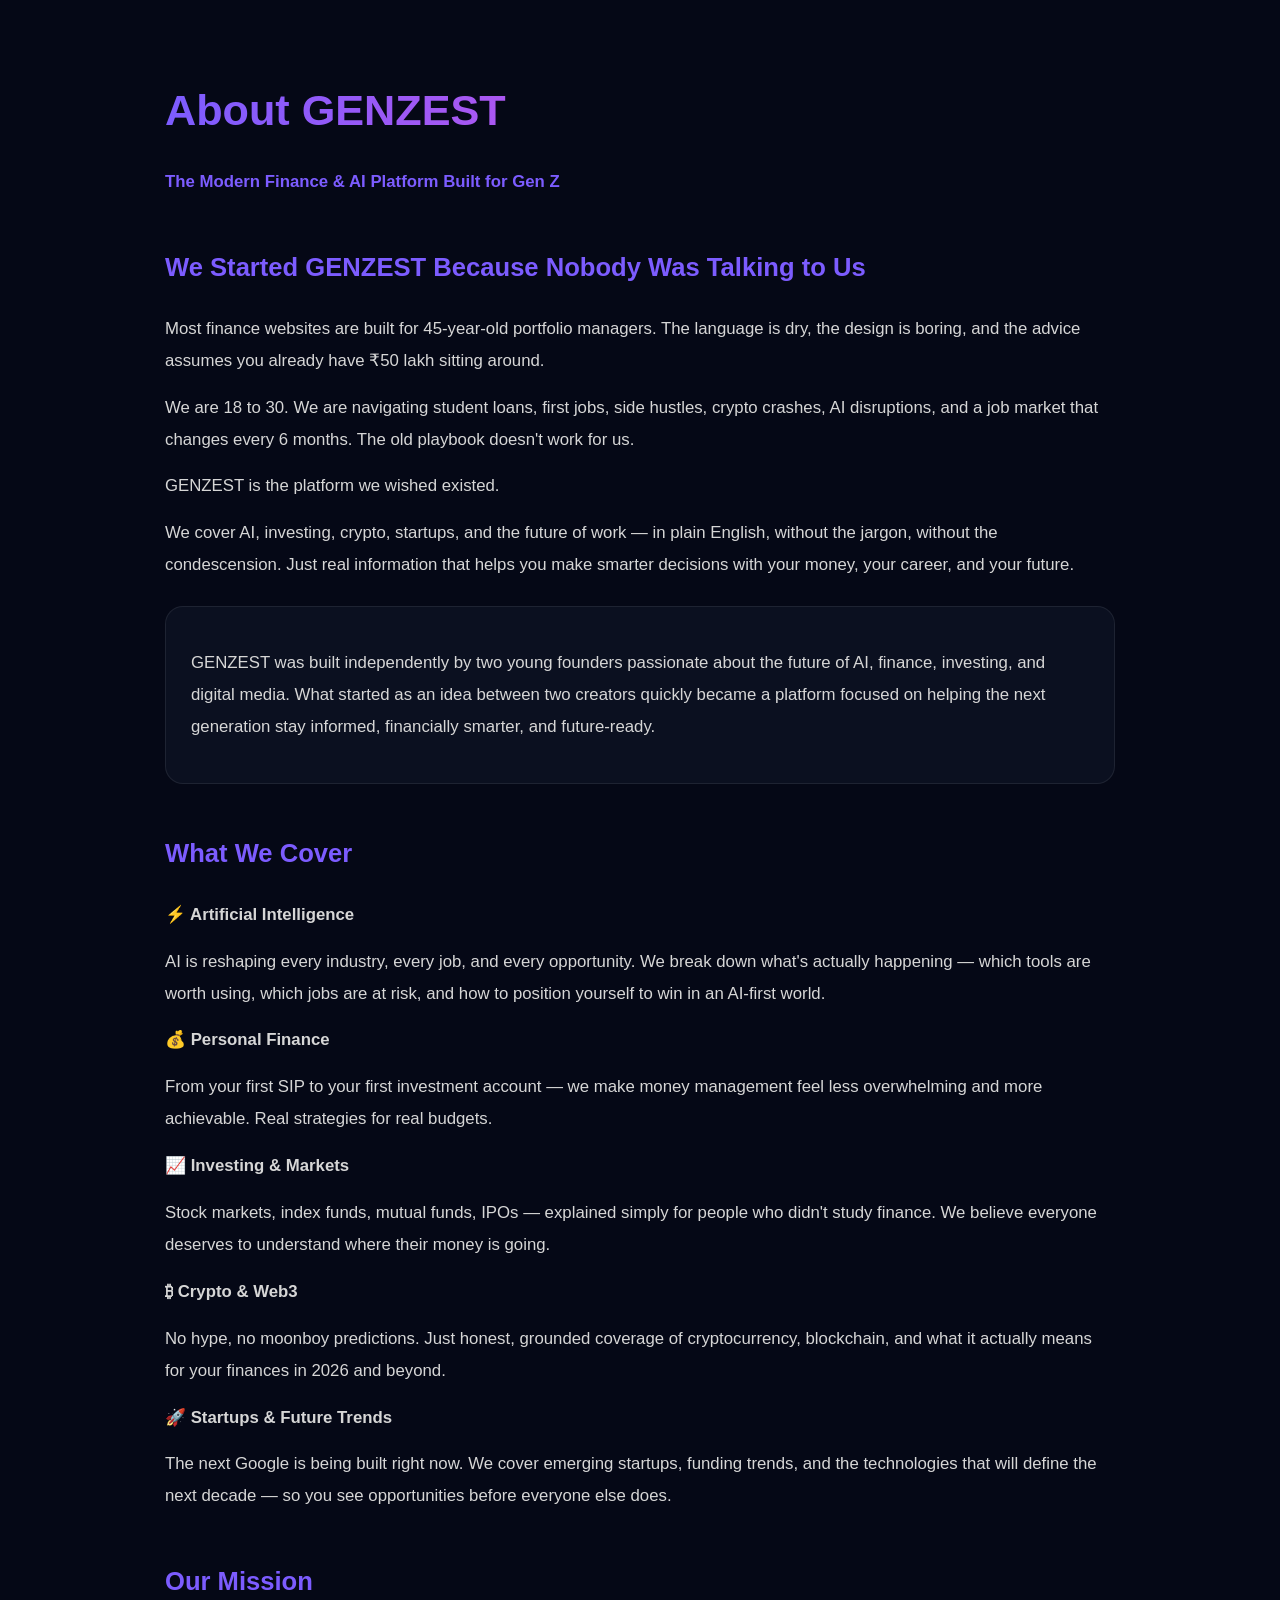
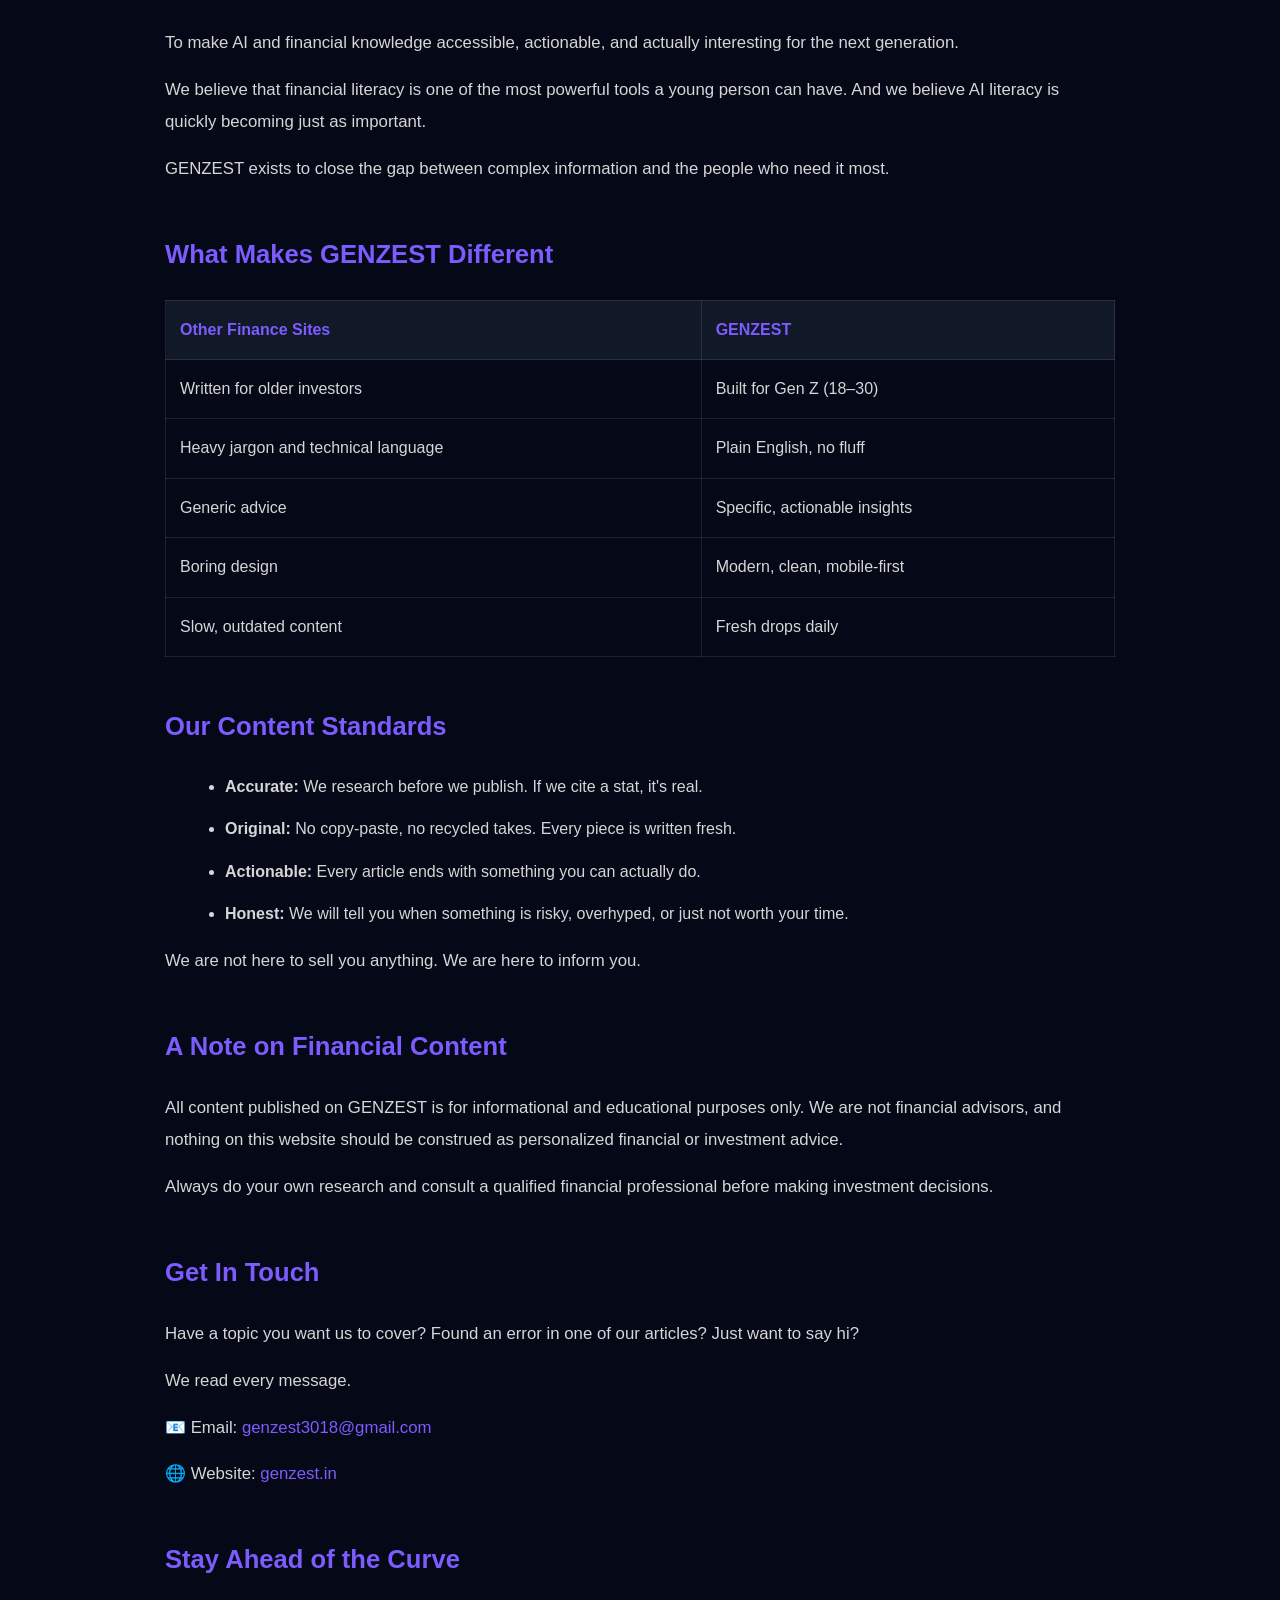
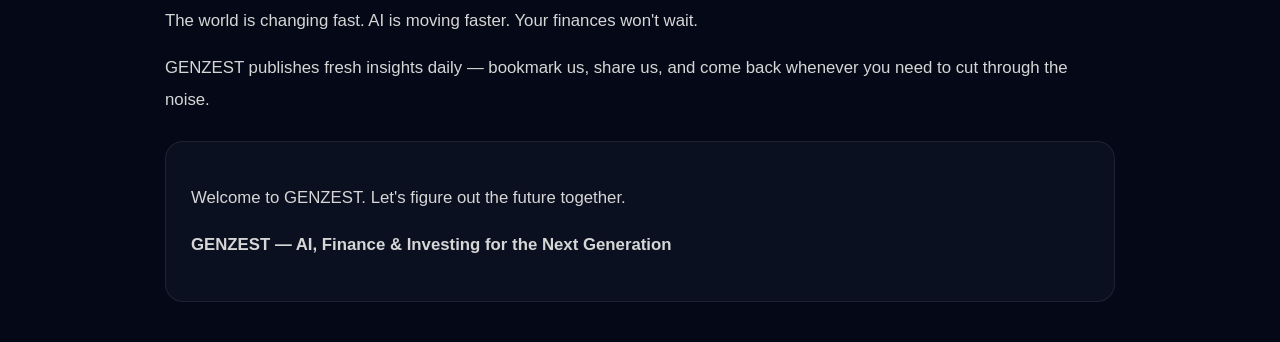
<file: about.html>
<!DOCTYPE html>
<html lang="en">
<head>
  <meta charset="UTF-8" />
  <meta name="viewport" content="width=device-width, initial-scale=1.0"/>
  <title>About Us | GENZEST</title>

  <style>
    body{
      background:#050816;
      color:#ffffff;
      font-family:Arial,sans-serif;
      line-height:1.9;
      padding:40px 20px;
      max-width:950px;
      margin:auto;
    }

    h1{
      font-size:2.7rem;
      margin-bottom:15px;
      background:linear-gradient(90deg,#7c5cff,#ff4fd8);
      -webkit-background-clip:text;
      -webkit-text-fill-color:transparent;
    }

    h2{
      margin-top:45px;
      color:#7c5cff;
      font-size:1.6rem;
    }

    p{
      color:#d6d6d6;
      margin:15px 0;
      font-size:1.05rem;
    }

    ul{
      margin-left:20px;
      color:#d6d6d6;
    }

    li{
      margin-bottom:12px;
    }

    table{
      width:100%;
      border-collapse:collapse;
      margin-top:20px;
    }

    table, th, td{
      border:1px solid rgba(255,255,255,0.1);
    }

    th, td{
      padding:14px;
      text-align:left;
    }

    th{
      background:#111827;
      color:#7c5cff;
    }

    td{
      color:#d6d6d6;
    }

    .highlight{
      color:#7c5cff;
      font-weight:bold;
    }

    a{
      color:#7c5cff;
      text-decoration:none;
    }

    .box{
      background:#0b1020;
      border:1px solid rgba(255,255,255,0.08);
      padding:25px;
      border-radius:18px;
      margin-top:25px;
    }
  </style>
</head>

<body>

<h1>About GENZEST</h1>

<p class="highlight">
The Modern Finance & AI Platform Built for Gen Z
</p>

<h2>We Started GENZEST Because Nobody Was Talking to Us</h2>

<p>
Most finance websites are built for 45-year-old portfolio managers. The language is dry, the design is boring, and the advice assumes you already have ₹50 lakh sitting around.
</p>

<p>
We are 18 to 30. We are navigating student loans, first jobs, side hustles, crypto crashes, AI disruptions, and a job market that changes every 6 months. The old playbook doesn't work for us.
</p>

<p>
GENZEST is the platform we wished existed.
</p>

<p>
We cover AI, investing, crypto, startups, and the future of work — in plain English, without the jargon, without the condescension. Just real information that helps you make smarter decisions with your money, your career, and your future.
</p>

<div class="box">
<p>
GENZEST was built independently by two young founders passionate about the future of AI, finance, investing, and digital media. What started as an idea between two creators quickly became a platform focused on helping the next generation stay informed, financially smarter, and future-ready.
</p>
</div>

<h2>What We Cover</h2>

<p><strong>⚡ Artificial Intelligence</strong></p>

<p>
AI is reshaping every industry, every job, and every opportunity. We break down what's actually happening — which tools are worth using, which jobs are at risk, and how to position yourself to win in an AI-first world.
</p>

<p><strong>💰 Personal Finance</strong></p>

<p>
From your first SIP to your first investment account — we make money management feel less overwhelming and more achievable. Real strategies for real budgets.
</p>

<p><strong>📈 Investing & Markets</strong></p>

<p>
Stock markets, index funds, mutual funds, IPOs — explained simply for people who didn't study finance. We believe everyone deserves to understand where their money is going.
</p>

<p><strong>₿ Crypto & Web3</strong></p>

<p>
No hype, no moonboy predictions. Just honest, grounded coverage of cryptocurrency, blockchain, and what it actually means for your finances in 2026 and beyond.
</p>

<p><strong>🚀 Startups & Future Trends</strong></p>

<p>
The next Google is being built right now. We cover emerging startups, funding trends, and the technologies that will define the next decade — so you see opportunities before everyone else does.
</p>

<h2>Our Mission</h2>

<p>
To make AI and financial knowledge accessible, actionable, and actually interesting for the next generation.
</p>

<p>
We believe that financial literacy is one of the most powerful tools a young person can have. And we believe AI literacy is quickly becoming just as important.
</p>

<p>
GENZEST exists to close the gap between complex information and the people who need it most.
</p>

<h2>What Makes GENZEST Different</h2>

<table>
  <tr>
    <th>Other Finance Sites</th>
    <th>GENZEST</th>
  </tr>

  <tr>
    <td>Written for older investors</td>
    <td>Built for Gen Z (18–30)</td>
  </tr>

  <tr>
    <td>Heavy jargon and technical language</td>
    <td>Plain English, no fluff</td>
  </tr>

  <tr>
    <td>Generic advice</td>
    <td>Specific, actionable insights</td>
  </tr>

  <tr>
    <td>Boring design</td>
    <td>Modern, clean, mobile-first</td>
  </tr>

  <tr>
    <td>Slow, outdated content</td>
    <td>Fresh drops daily</td>
  </tr>
</table>

<h2>Our Content Standards</h2>

<ul>
  <li><strong>Accurate:</strong> We research before we publish. If we cite a stat, it's real.</li>

  <li><strong>Original:</strong> No copy-paste, no recycled takes. Every piece is written fresh.</li>

  <li><strong>Actionable:</strong> Every article ends with something you can actually do.</li>

  <li><strong>Honest:</strong> We will tell you when something is risky, overhyped, or just not worth your time.</li>
</ul>

<p>
We are not here to sell you anything. We are here to inform you.
</p>

<h2>A Note on Financial Content</h2>

<p>
All content published on GENZEST is for informational and educational purposes only. We are not financial advisors, and nothing on this website should be construed as personalized financial or investment advice.
</p>

<p>
Always do your own research and consult a qualified financial professional before making investment decisions.
</p>

<h2>Get In Touch</h2>

<p>
Have a topic you want us to cover? Found an error in one of our articles? Just want to say hi?
</p>

<p>
We read every message.
</p>

<p>
📧 Email:
<a href="mailto:genzest3018@gmail.com">
genzest3018@gmail.com
</a>
</p>

<p>
🌐 Website:
<a href="https://genzest.in">
genzest.in
</a>
</p>

<h2>Stay Ahead of the Curve</h2>

<p>
The world is changing fast. AI is moving faster. Your finances won't wait.
</p>

<p>
GENZEST publishes fresh insights daily — bookmark us, share us, and come back whenever you need to cut through the noise.
</p>

<div class="box">
<p>
Welcome to GENZEST. Let's figure out the future together.
</p>

<p>
<strong>GENZEST — AI, Finance & Investing for the Next Generation</strong>
</p>
</div>

</body>
</html>
</file>
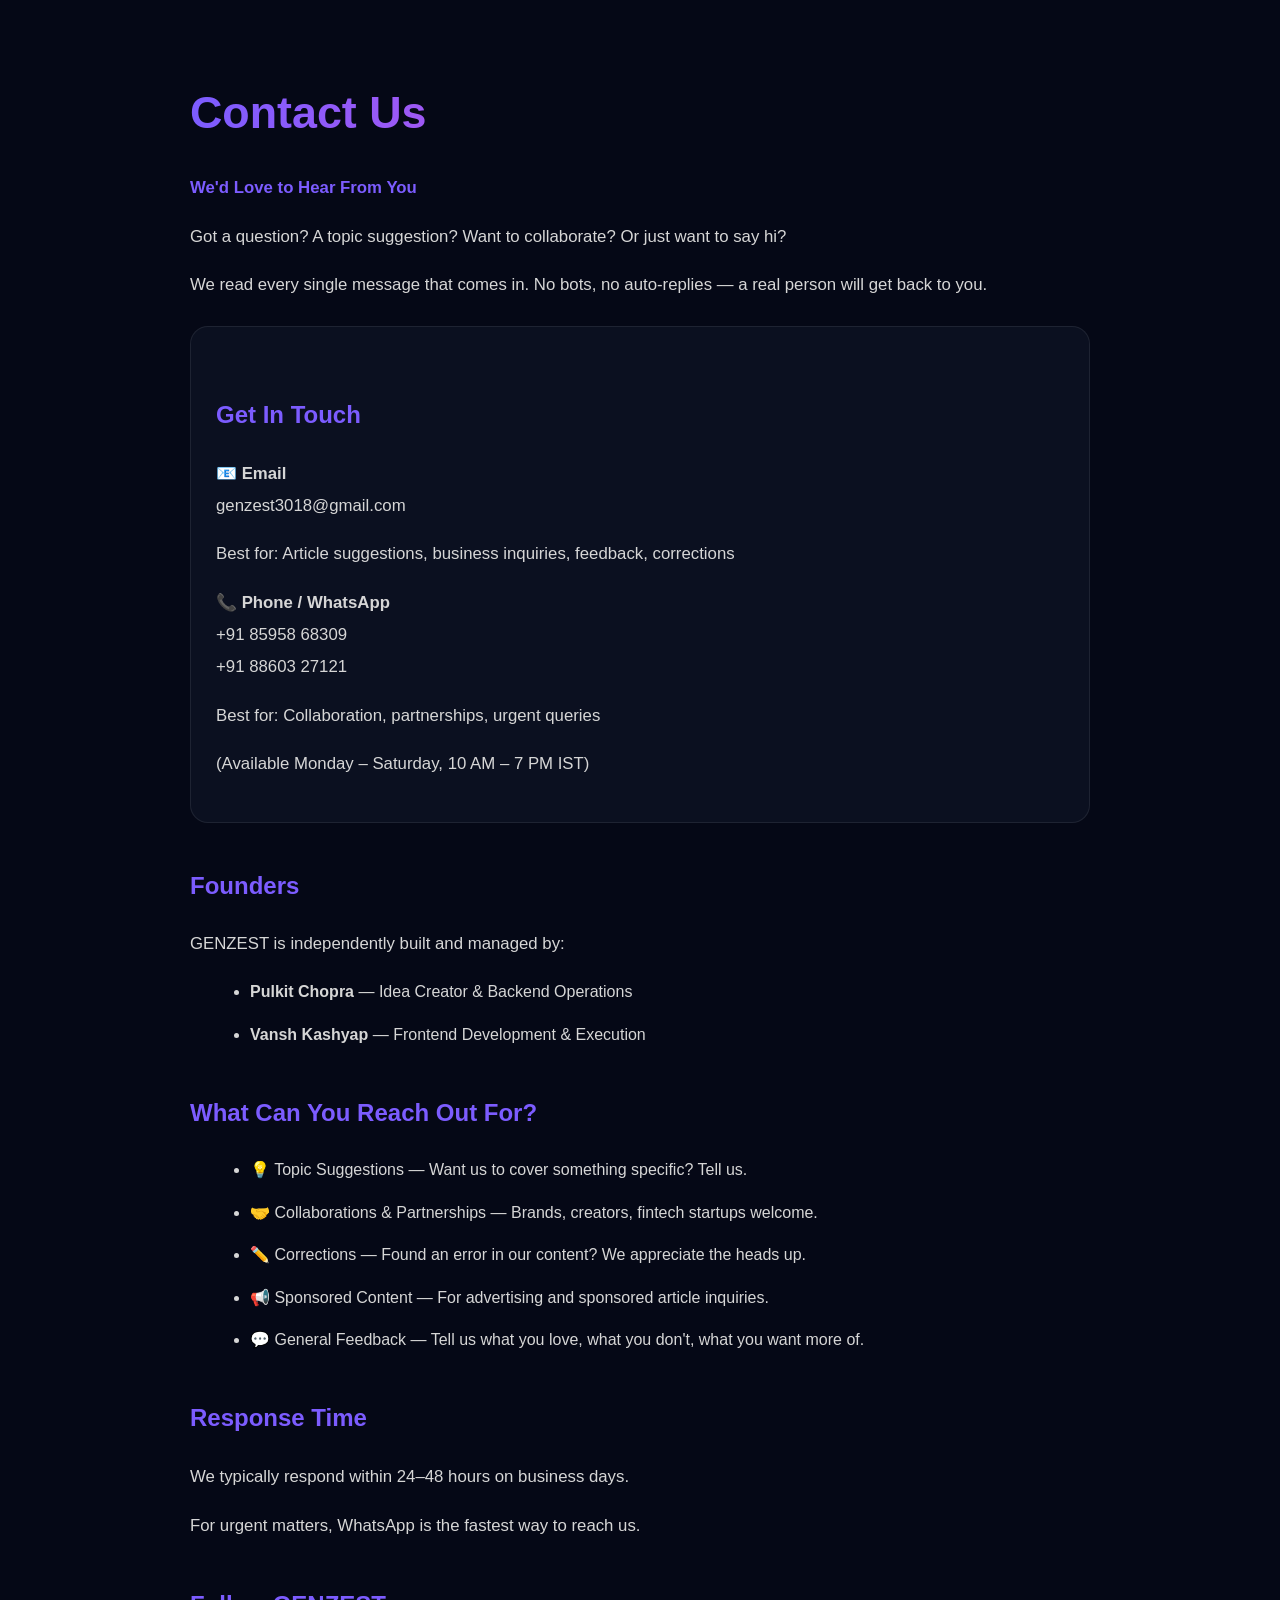
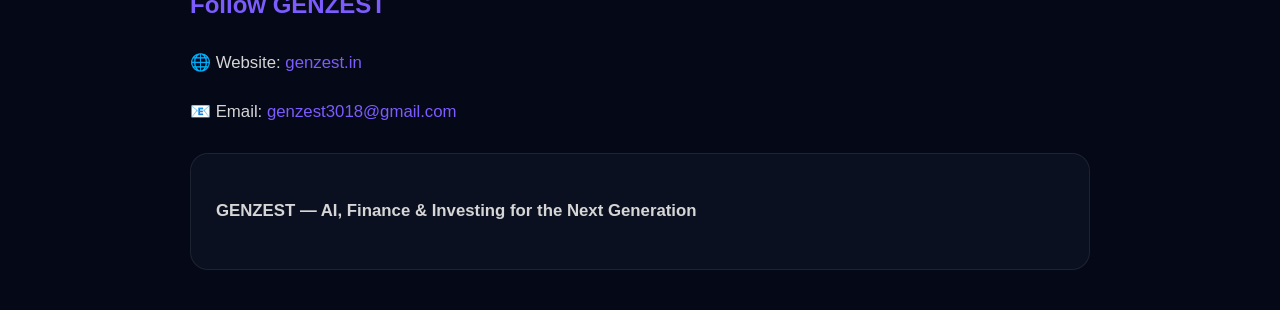
<file: contact.html>
<!DOCTYPE html>
<html lang="en">
<head>
<meta charset="UTF-8">
<meta name="viewport" content="width=device-width, initial-scale=1.0">
<title>Contact Us | GENZEST</title>

<style>

body{
background:#050816;
color:white;
font-family:Arial,sans-serif;
line-height:1.9;
padding:40px 20px;
max-width:900px;
margin:auto;
}

h1{
font-size:2.8rem;
margin-bottom:10px;
background:linear-gradient(90deg,#7c5cff,#ff4fd8);
-webkit-background-clip:text;
-webkit-text-fill-color:transparent;
}

h2{
margin-top:40px;
color:#7c5cff;
}

p{
color:#d6d6d6;
font-size:1.05rem;
}

.box{
background:#0b1020;
padding:25px;
border-radius:18px;
border:1px solid rgba(255,255,255,0.08);
margin-top:25px;
}

.highlight{
color:#7c5cff;
font-weight:bold;
}

a{
color:#7c5cff;
text-decoration:none;
}

ul{
margin-left:20px;
}

li{
margin-bottom:12px;
color:#d6d6d6;
}

</style>
</head>

<body>

<h1>Contact Us</h1>

<p class="highlight">
We'd Love to Hear From You
</p>

<p>
Got a question? A topic suggestion? Want to collaborate? Or just want to say hi?
</p>

<p>
We read every single message that comes in. No bots, no auto-replies — a real person will get back to you.
</p>

<div class="box">

<h2>Get In Touch</h2>

<p>
📧 <strong>Email</strong><br>
genzest3018@gmail.com
</p>

<p>
Best for: Article suggestions, business inquiries, feedback, corrections
</p>

<p>
📞 <strong>Phone / WhatsApp</strong><br>
+91 85958 68309<br>
+91 88603 27121
</p>

<p>
Best for: Collaboration, partnerships, urgent queries
</p>

<p>
(Available Monday – Saturday, 10 AM – 7 PM IST)
</p>

</div>

<h2>Founders</h2>

<p>
GENZEST is independently built and managed by:
</p>

<ul>
<li><strong>Pulkit Chopra</strong> — Idea Creator & Backend Operations</li>
<li><strong>Vansh Kashyap</strong> — Frontend Development & Execution</li>
</ul>

<h2>What Can You Reach Out For?</h2>

<ul>
<li>💡 Topic Suggestions — Want us to cover something specific? Tell us.</li>

<li>🤝 Collaborations & Partnerships — Brands, creators, fintech startups welcome.</li>

<li>✏️ Corrections — Found an error in our content? We appreciate the heads up.</li>

<li>📢 Sponsored Content — For advertising and sponsored article inquiries.</li>

<li>💬 General Feedback — Tell us what you love, what you don't, what you want more of.</li>
</ul>

<h2>Response Time</h2>

<p>
We typically respond within 24–48 hours on business days.
</p>

<p>
For urgent matters, WhatsApp is the fastest way to reach us.
</p>

<h2>Follow GENZEST</h2>

<p>
🌐 Website:
<a href="https://genzest.in">
genzest.in
</a>
</p>

<p>
📧 Email:
<a href="mailto:genzest3018@gmail.com">
genzest3018@gmail.com
</a>
</p>

<div class="box">

<p>
<strong>
GENZEST — AI, Finance & Investing for the Next Generation
</strong>
</p>

</div>

</body>
</html>
</file>
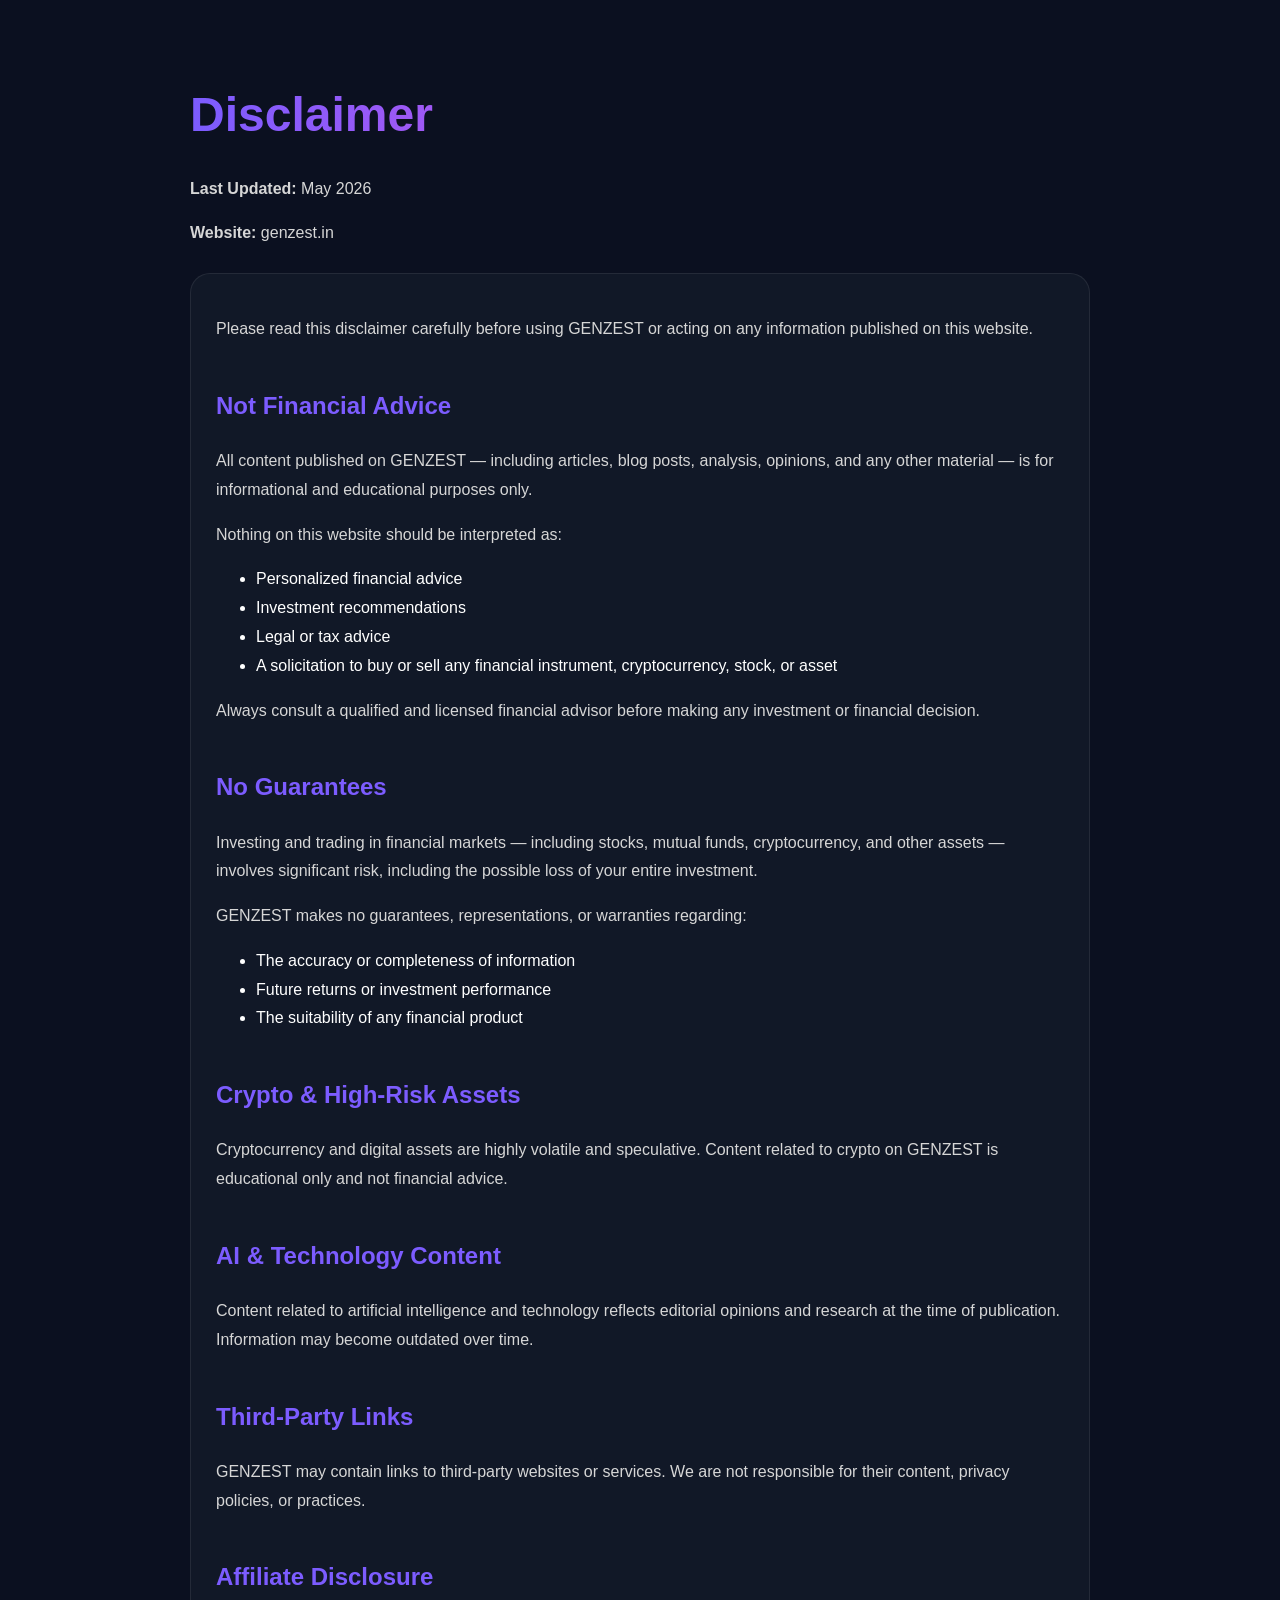
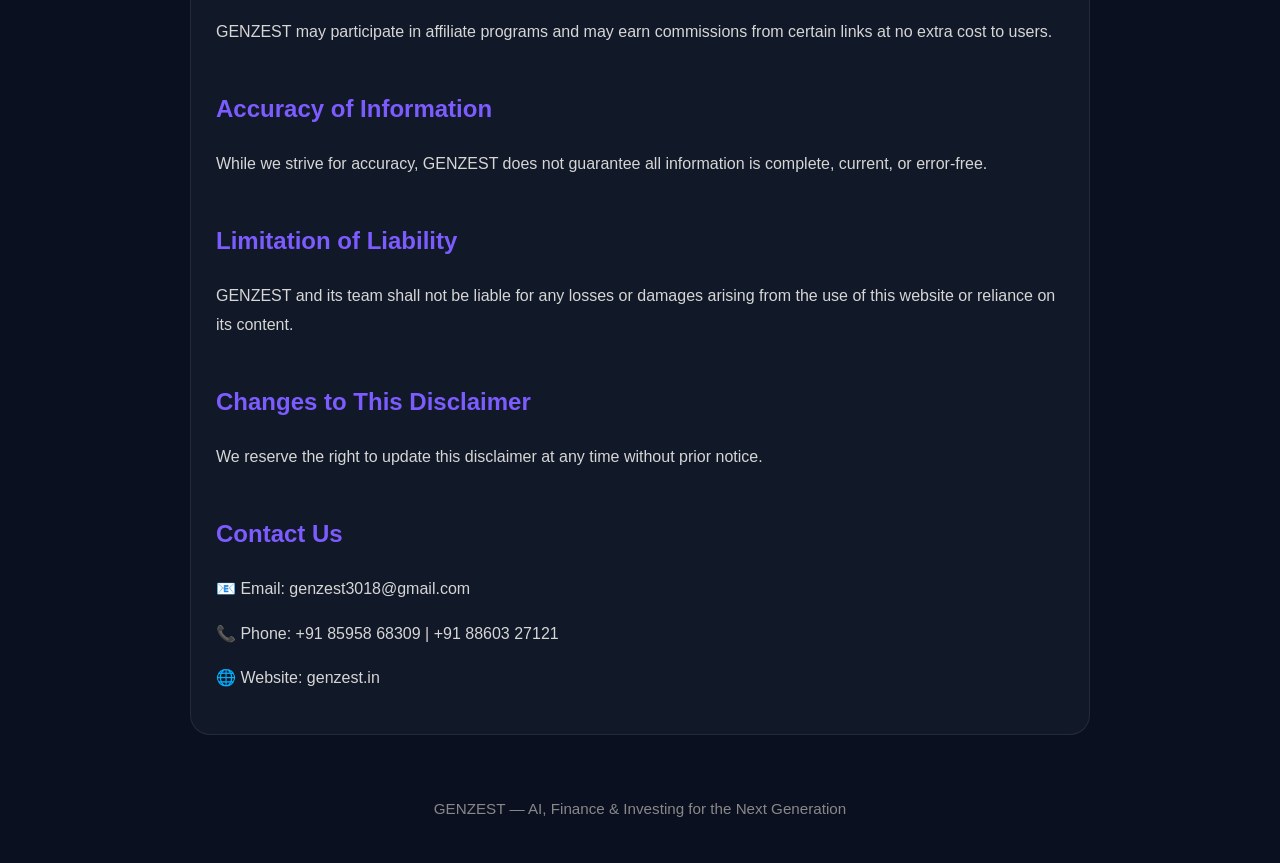
<file: disclaimer.html>
<!DOCTYPE html>
<html lang="en">
<head>
  <meta charset="UTF-8" />
  <meta name="viewport" content="width=device-width, initial-scale=1.0"/>
  <title>Disclaimer | GENZEST</title>

  <style>
    body{
      margin:0;
      padding:0;
      background:#0b1020;
      color:white;
      font-family:Arial,sans-serif;
      line-height:1.8;
    }

    .container{
      max-width:900px;
      margin:auto;
      padding:40px 20px;
    }

    h1{
      font-size:3rem;
      margin-bottom:10px;
      background:linear-gradient(90deg,#7c5cff,#ff4fd8);
      -webkit-background-clip:text;
      -webkit-text-fill-color:transparent;
    }

    h2{
      margin-top:40px;
      color:#7c5cff;
    }

    p{
      color:#d6d6d6;
    }

    a{
      color:#60a5fa;
      text-decoration:none;
    }

    .box{
      background:#111827;
      padding:25px;
      border-radius:20px;
      border:1px solid rgba(255,255,255,0.08);
      margin-top:25px;
    }

    .footer{
      margin-top:60px;
      text-align:center;
      color:#888;
      font-size:0.95rem;
    }
  </style>
</head>

<body>

<div class="container">

<h1>Disclaimer</h1>

<p><strong>Last Updated:</strong> May 2026</p>
<p><strong>Website:</strong> genzest.in</p>

<div class="box">

<p>Please read this disclaimer carefully before using GENZEST or acting on any information published on this website.</p>

<h2>Not Financial Advice</h2>

<p>
All content published on GENZEST — including articles, blog posts, analysis, opinions, and any other material — is for informational and educational purposes only.
</p>

<p>
Nothing on this website should be interpreted as:
</p>

<ul>
<li>Personalized financial advice</li>
<li>Investment recommendations</li>
<li>Legal or tax advice</li>
<li>A solicitation to buy or sell any financial instrument, cryptocurrency, stock, or asset</li>
</ul>

<p>
Always consult a qualified and licensed financial advisor before making any investment or financial decision.
</p>

<h2>No Guarantees</h2>

<p>
Investing and trading in financial markets — including stocks, mutual funds, cryptocurrency, and other assets — involves significant risk, including the possible loss of your entire investment.
</p>

<p>
GENZEST makes no guarantees, representations, or warranties regarding:
</p>

<ul>
<li>The accuracy or completeness of information</li>
<li>Future returns or investment performance</li>
<li>The suitability of any financial product</li>
</ul>

<h2>Crypto & High-Risk Assets</h2>

<p>
Cryptocurrency and digital assets are highly volatile and speculative. Content related to crypto on GENZEST is educational only and not financial advice.
</p>

<h2>AI & Technology Content</h2>

<p>
Content related to artificial intelligence and technology reflects editorial opinions and research at the time of publication. Information may become outdated over time.
</p>

<h2>Third-Party Links</h2>

<p>
GENZEST may contain links to third-party websites or services. We are not responsible for their content, privacy policies, or practices.
</p>

<h2>Affiliate Disclosure</h2>

<p>
GENZEST may participate in affiliate programs and may earn commissions from certain links at no extra cost to users.
</p>

<h2>Accuracy of Information</h2>

<p>
While we strive for accuracy, GENZEST does not guarantee all information is complete, current, or error-free.
</p>

<h2>Limitation of Liability</h2>

<p>
GENZEST and its team shall not be liable for any losses or damages arising from the use of this website or reliance on its content.
</p>

<h2>Changes to This Disclaimer</h2>

<p>
We reserve the right to update this disclaimer at any time without prior notice.
</p>

<h2>Contact Us</h2>

<p>
📧 Email: genzest3018@gmail.com
</p>

<p>
📞 Phone: +91 85958 68309 | +91 88603 27121
</p>

<p>
🌐 Website: genzest.in
</p>

</div>

<div class="footer">
GENZEST — AI, Finance & Investing for the Next Generation
</div>

</div>

</body>
</html>
</file>
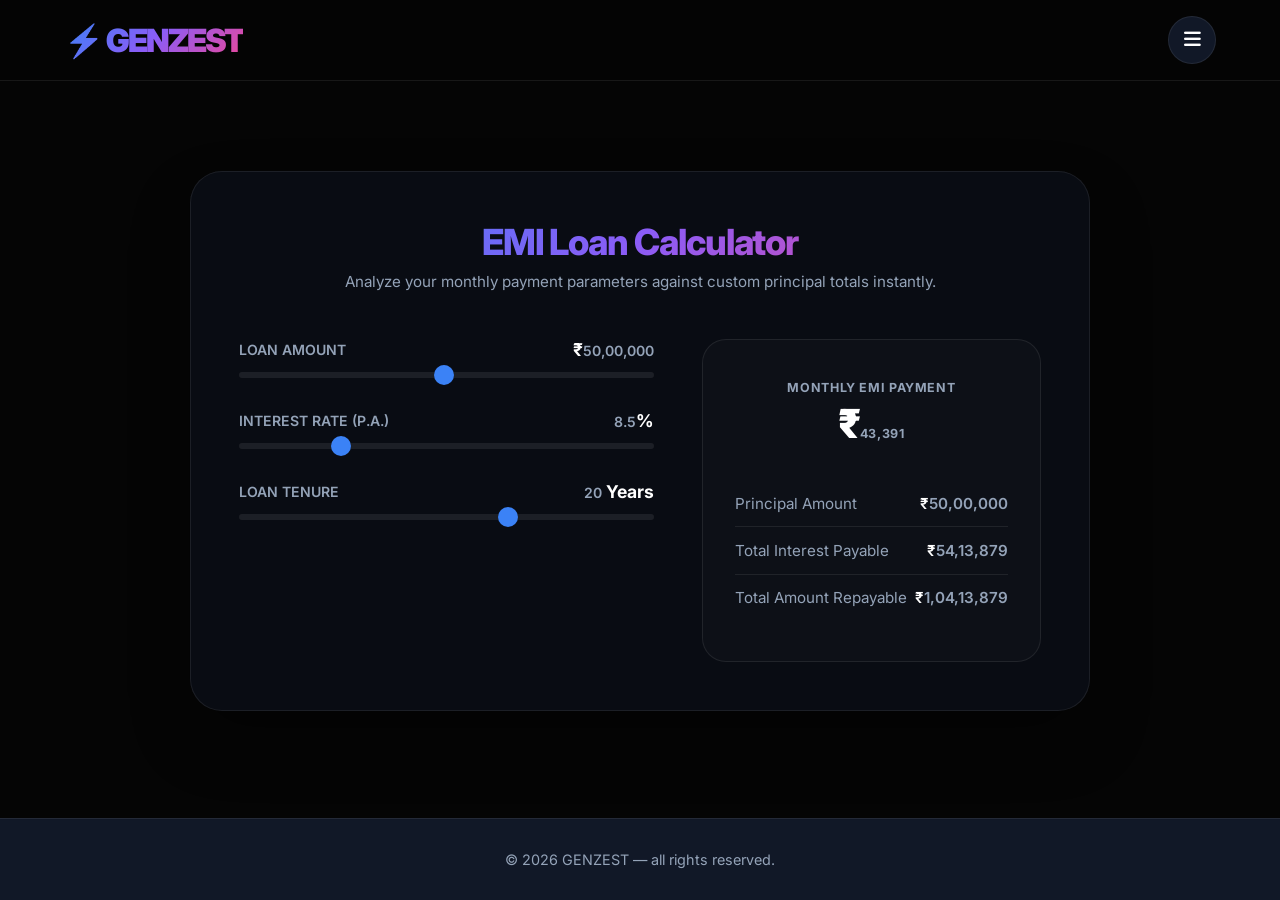
<file: emi-calculator.html>
<!DOCTYPE html>
<html lang="en">
<head>
  <meta charset="UTF-8">
  <meta name="viewport" content="width=device-width, initial-scale=1.0">
  <title>EMI Calculator | GENZEST</title>
  <meta name="description" content="Calculate your monthly home, car, or personal loan EMIs instantly with the GENZEST modern financial compute module.">
  <link rel="icon" type="image/jpeg" href="/officiallogo.jpeg">
  <link href="https://fonts.googleapis.com/css2?family=Inter:wght@300;400;500;600;700;800;900&display=swap" rel="stylesheet">
  <link rel="stylesheet" href="https://cdnjs.cloudflare.com/ajax/libs/font-awesome/6.5.1/css/all.min.css">

  <style>
    * {
      margin: 0;
      padding: 0;
      box-sizing: border-box;
    }

    /* MATCHING GENZEST THEME CORRIDORS */
    :root {
      --bg: #050505;
      --surface: #111827;
      --surface2: #0f172a;
      --text: #ffffff;
      --muted: #94a3b8;
      --border: rgba(255, 255, 255, 0.08);
      --accent: #3b82f6;
      --gradient: linear-gradient(135deg, #3b82f6, #8b5cf6, #ec4899);
    }

    body.theme-light {
      --bg: #f8fafc;
      --surface: #ffffff;
      --surface2: #f1f5f9;
      --text: #0f172a;
      --muted: #475569;
      --border: rgba(0, 0, 0, 0.08);
    }

    body.theme-eye {
      --bg: #101510;
      --surface: #1d271c;
      --surface2: #182117;
      --text: #e6f1dd;
      --muted: #b5c5ae;
      --accent: #84cc16;
      --gradient: linear-gradient(135deg, #84cc16, #65a30d, #4d7c0f);
    }

    body {
      background: var(--bg);
      color: var(--text);
      font-family: 'Inter', sans-serif;
      overflow-x: hidden;
      transition: 0.3s ease;
      min-height: 100vh;
      display: flex;
      flex-direction: column;
    }

    /* NAVBAR */
    .topbar {
      position: fixed;
      top: 0;
      left: 0;
      width: 100%;
      z-index: 1000;
      display: flex;
      justify-content: space-between;
      align-items: center;
      padding: 1rem 5%;
      background: rgba(5, 5, 5, 0.75);
      backdrop-filter: blur(14px);
      border-bottom: 1px solid var(--border);
    }

    body.theme-light .topbar { background: rgba(255, 255, 255, 0.75); }
    body.theme-eye .topbar { background: rgba(16, 21, 16, 0.85); }

    .brand {
      text-decoration: none;
      font-size: 2rem;
      font-weight: 900;
      letter-spacing: -2px;
      background: var(--gradient);
      -webkit-background-clip: text;
      -webkit-text-fill-color: transparent;
    }

    .menu-btn {
      width: 48px;
      height: 48px;
      border: none;
      border-radius: 50%;
      background: var(--surface);
      color: var(--text);
      cursor: pointer;
      font-size: 1.2rem;
      border: 1px solid var(--border);
      transition: 0.3s ease;
    }

    .menu-btn:hover {
      background: var(--accent);
      color: white;
      transform: scale(0.95);
    }

    /* SIDEBAR */
    .sidebar {
      position: fixed;
      top: 0;
      right: -100%;
      width: 300px;
      height: 100vh;
      padding: 2rem;
      background: rgba(10, 15, 28, 0.97);
      backdrop-filter: blur(20px);
      z-index: 2000;
      transition: 0.35s ease;
      border-left: 1px solid var(--border);
      display: flex;
      flex-direction: column;
    }

    body.theme-light .sidebar { background: rgba(255, 255, 255, 0.97); }
    body.theme-eye .sidebar { background: rgba(16, 21, 16, 0.97); }
    .sidebar.active { right: 0; }
    .sidebar-top { display: flex; justify-content: flex-end; margin-bottom: 3rem; }
    
    .sidebar a {
      text-decoration: none;
      color: var(--text);
      padding: 1rem 0;
      border-bottom: 1px solid var(--border);
      font-size: 1.1rem;
      font-weight: 500;
      display: flex;
      align-items: center;
      gap: 12px;
      transition: 0.25s ease;
    }

    .sidebar a:hover { color: var(--accent); padding-left: 8px; }

    .theme-toggle {
      margin-top: 2rem;
      border: none;
      background: var(--gradient);
      color: white;
      padding: 1rem;
      border-radius: 18px;
      font-weight: 700;
      cursor: pointer;
      transition: 0.3s ease;
    }

    .overlay {
      position: fixed;
      inset: 0;
      background: rgba(0, 0, 0, 0.6);
      opacity: 0;
      visibility: hidden;
      transition: 0.3s ease;
      z-index: 1500;
    }
    .overlay.active { opacity: 1; visibility: visible; }

    /* EMI CALCULATOR CORE CONTAINER CSS */
    main {
      padding: 8rem 5% 4rem;
      flex: 1;
      display: flex;
      justify-content: center;
      align-items: center;
    }

    .calc-wrapper {
      width: 100%;
      max-width: 900px;
      background: rgba(17, 24, 39, 0.45);
      backdrop-filter: blur(16px);
      -webkit-backdrop-filter: blur(16px);
      border: 1px solid var(--border);
      border-radius: 32px;
      padding: 3rem;
      box-shadow: 0 30px 60px rgba(0, 0, 0, 0.3);
    }

    body.theme-light .calc-wrapper {
      background: rgba(255, 255, 255, 0.85);
      box-shadow: 0 20px 50px rgba(0, 0, 0, 0.03);
    }

    body.theme-eye .calc-wrapper { background: rgba(29, 39, 28, 0.5); }

    .calc-header {
      text-align: center;
      margin-bottom: 3rem;
    }

    .calc-header h1 {
      font-size: 2.25rem;
      font-weight: 800;
      letter-spacing: -0.03em;
      background: var(--gradient);
      -webkit-background-clip: text;
      -webkit-text-fill-color: transparent;
    }

    .calc-header p {
      color: var(--muted);
      margin-top: 0.5rem;
      font-size: 0.95rem;
    }

    .calc-grid {
      display: grid;
      grid-template-columns: 1.1fr 0.9fr;
      gap: 3rem;
    }

    .input-side {
      display: flex;
      flex-direction: column;
      gap: 2rem;
    }

    .input-block {
      display: flex;
      flex-direction: column;
      gap: 0.75rem;
    }

    .input-label-row {
      display: flex;
      justify-content: space-between;
      align-items: center;
    }

    .input-label-row span:first-child {
      font-size: 0.88rem;
      font-weight: 600;
      color: var(--muted);
    }

    .value-display {
      font-size: 1.1rem;
      font-weight: 700;
      color: var(--text);
    }

    /* Range Input Track Resets */
    input[type="range"] {
      -webkit-appearance: none;
      width: 100%;
      height: 6px;
      background: var(--border);
      border-radius: 99px;
      outline: none;
    }

    input[type="range"]::-webkit-slider-thumb {
      -webkit-appearance: none;
      width: 20px;
      height: 20px;
      border-radius: 50%;
      background: var(--accent);
      cursor: pointer;
      transition: transform 0.1s ease;
    }

    input[type="range"]::-webkit-slider-thumb:hover {
      transform: scale(1.2);
    }

    /* Output Section Card styling */
    .output-side {
      background: rgba(255, 255, 255, 0.02);
      border: 1px solid var(--border);
      border-radius: 24px;
      padding: 2.5rem 2rem;
      display: flex;
      flex-direction: column;
      justify-content: center;
      align-items: center;
      gap: 2rem;
      text-align: center;
    }

    .result-block {
      display: flex;
      flex-direction: column;
      gap: 0.25rem;
    }

    .result-block span {
      font-size: 0.78rem;
      font-weight: 700;
      letter-spacing: 0.05em;
      color: var(--muted);
      text-transform: uppercase;
    }

    .emi-value {
      font-size: 2.5rem;
      font-weight: 900;
      letter-spacing: -0.03em;
      color: var(--text);
    }

    .breakdown-row {
      width: 100%;
      display: flex;
      justify-content: space-between;
      padding: 0.85rem 0;
      border-bottom: 1px solid var(--border);
      font-size: 0.95rem;
    }

    .breakdown-row:last-child { border-bottom: none; }
    .breakdown-row span:first-child { color: var(--muted); }
    .breakdown-row span:last-child { font-weight: 600; }

    /* FOOTER */
    .footer {
      padding: 2rem 5%;
      background: var(--surface);
      border-top: 1px solid var(--border);
      text-align: center;
      color: var(--muted);
      font-size: 0.9rem;
    }

    /* RESPONSIVE DESIGN VIEWPORTS */
    @media (max-width: 768px) {
      main { padding-top: 6rem; }
      .calc-wrapper { padding: 2rem 1.5rem; }
      .calc-grid { grid-template-columns: 1fr; gap: 2.5rem; }
      .output-side { padding: 2rem 1.25rem; }
    }
  </style>
</head>
<body>

  <header class="topbar">
    <a href="/" class="brand">⚡ GENZEST</a>
    <button class="menu-btn" id="menuBtn" type="button" aria-label="Open menu">
      <i class="fas fa-bars"></i>
    </button>
  </header>

  <div class="sidebar" id="sidebar">
    <div class="sidebar-top">
      <button class="menu-btn" id="closeBtn" type="button" aria-label="Close menu">
        <i class="fas fa-times"></i>
      </button>
    </div>
    <a href="/"><i class="fas fa-house"></i> Home</a>
    <a href="about.html"><i class="fas fa-circle-info"></i> About</a>
    <a href="privacy-policy.html"><i class="fas fa-shield-halved"></i> Privacy Policy</a>
    <a href="contact.html"><i class="fas fa-envelope"></i> Contact</a>
    <button class="theme-toggle" id="themeToggle" type="button">Theme</button>
  </div>

  <div class="overlay" id="overlay"></div>

  <main>
    <div class="calc-wrapper">
      <div class="calc-header">
        <h1>EMI Loan Calculator</h1>
        <p>Analyze your monthly payment parameters against custom principal totals instantly.</p>
      </div>

      <div class="calc-grid">
        <div class="input-side">
          <div class="input-block">
            <div class="input-label-row">
              <span>LOAN AMOUNT</span>
              <span class="value-display">₹<span id="amountLabel">5,000,000</span></span>
            </div>
            <input type="range" id="loanAmount" min="100000" max="10000000" step="50000" value="5000000">
          </div>

          <div class="input-block">
            <div class="input-label-row">
              <span>INTEREST RATE (P.A.)</span>
              <span class="value-display"><span id="interestLabel">8.5</span>%</span>
            </div>
            <input type="range" id="interestRate" min="5" max="20" step="0.1" value="8.5">
          </div>

          <div class="input-block">
            <div class="input-label-row">
              <span>LOAN TENURE</span>
              <span class="value-display"><span id="tenureLabel">20</span> Years</span>
            </div>
            <input type="range" id="loanTenure" min="1" max="30" step="1" value="20">
          </div>
        </div>

        <div class="output-side">
          <div class="result-block">
            <span>MONTHLY EMI PAYMENT</span>
            <div class="emi-value">₹<span id="monthlyEmiDisplay">0</span></div>
          </div>

          <div style="width: 100%;">
            <div class="breakdown-row">
              <span>Principal Amount</span>
              <span>₹<span id="principalDisplay">0</span></span>
            </div>
            <div class="breakdown-row">
              <span>Total Interest Payable</span>
              <span>₹<span id="interestDisplay">0</span></span>
            </div>
            <div class="breakdown-row">
              <span>Total Amount Repayable</span>
              <span>₹<span id="totalDisplay">0</span></span>
            </div>
          </div>
        </div>
      </div>
    </div>
  </main>

  <footer class="footer">
    © <span id="year"></span> GENZEST — all rights reserved.
  </footer>

  <script>
    document.addEventListener("DOMContentLoaded", function () {
      // 1. UI Navigation Bindings
      const menuBtn = document.getElementById("menuBtn");
      const closeBtn = document.getElementById("closeBtn");
      const sidebar = document.getElementById("sidebar");
      const overlay = document.getElementById("overlay");

      menuBtn.addEventListener("click", () => { sidebar.classList.add("active"); overlay.classList.add("active"); });
      closeBtn.addEventListener("click", () => { sidebar.classList.remove("active"); overlay.classList.remove("active"); });
      overlay.addEventListener("click", () => { sidebar.classList.remove("active"); overlay.classList.remove("active"); });

      // Live Timestamp Synchronization
      document.getElementById("year").innerText = new Date().getFullYear();

      // Theme Integration Loop Setup
      const themeBtn = document.getElementById("themeToggle");
      let currentTheme = localStorage.getItem('genzest-theme-idx') ? parseInt(localStorage.getItem('genzest-theme-idx')) : 0;
      
      function applyThemeClass(idx) {
        document.body.classList.remove("theme-light", "theme-eye");
        if (idx === 0) themeBtn.innerHTML = "Theme";
        if (idx === 1) { document.body.classList.add("theme-light"); themeBtn.innerHTML = "Light Theme"; }
        if (idx === 2) { document.body.classList.add("theme-eye"); themeBtn.innerHTML = "Eye Care Theme"; }
      }
      applyThemeClass(currentTheme);

      themeBtn.addEventListener("click", () => {
        currentTheme = (currentTheme + 1) > 2 ? 0 : currentTheme + 1;
        localStorage.setItem('genzest-theme-idx', currentTheme);
        applyThemeClass(currentTheme);
      });

      // 2. COMPUTE LOGIC ENGINE
      const amountSlider = document.getElementById("loanAmount");
      const interestSlider = document.getElementById("interestRate");
      const tenureSlider = document.getElementById("loanTenure");

      function formatCurrency(number) {
        return Math.round(number).toLocaleString('en-IN');
      }

      function calculateLoanMatrix() {
        const P = parseFloat(amountSlider.value);
        const annualRate = parseFloat(interestSlider.value);
        const N = parseFloat(tenureSlider.value) * 12; // total months

        // Convert annual interest to monthly value factor
        const R = (annualRate / 12) / 100;

        // Sync visual string descriptors
        document.getElementById("amountLabel").innerText = P.toLocaleString('en-IN');
        document.getElementById("interestLabel").innerText = annualRate;
        document.getElementById("tenureLabel").innerText = tenureSlider.value;

        // Mathematical loan computation algorithm formulas
        let emi = 0;
        if (R > 0) {
          emi = P * R * Math.pow(1 + R, N) / (Math.pow(1 + R, N) - 1);
        } else {
          emi = P / N;
        }

        const totalRepayment = emi * N;
        const totalInterest = totalRepayment - P;

        // Dynamic element text injectors
        document.getElementById("monthlyEmiDisplay").innerText = formatCurrency(emi);
        document.getElementById("principalDisplay").innerText = formatCurrency(P);
        document.getElementById("interestDisplay").innerText = formatCurrency(totalInterest);
        document.getElementById("totalDisplay").innerText = formatCurrency(totalRepayment);
      }

      // Hook up input event structural monitoring arrays
      amountSlider.addEventListener("input", calculateLoanMatrix);
      interestSlider.addEventListener("input", calculateLoanMatrix);
      tenureSlider.addEventListener("input", calculateLoanMatrix);

      // Initialize default computation matrix values on run
      calculateLoanMatrix();
    });
  </script>
</body>
</html>
</file>
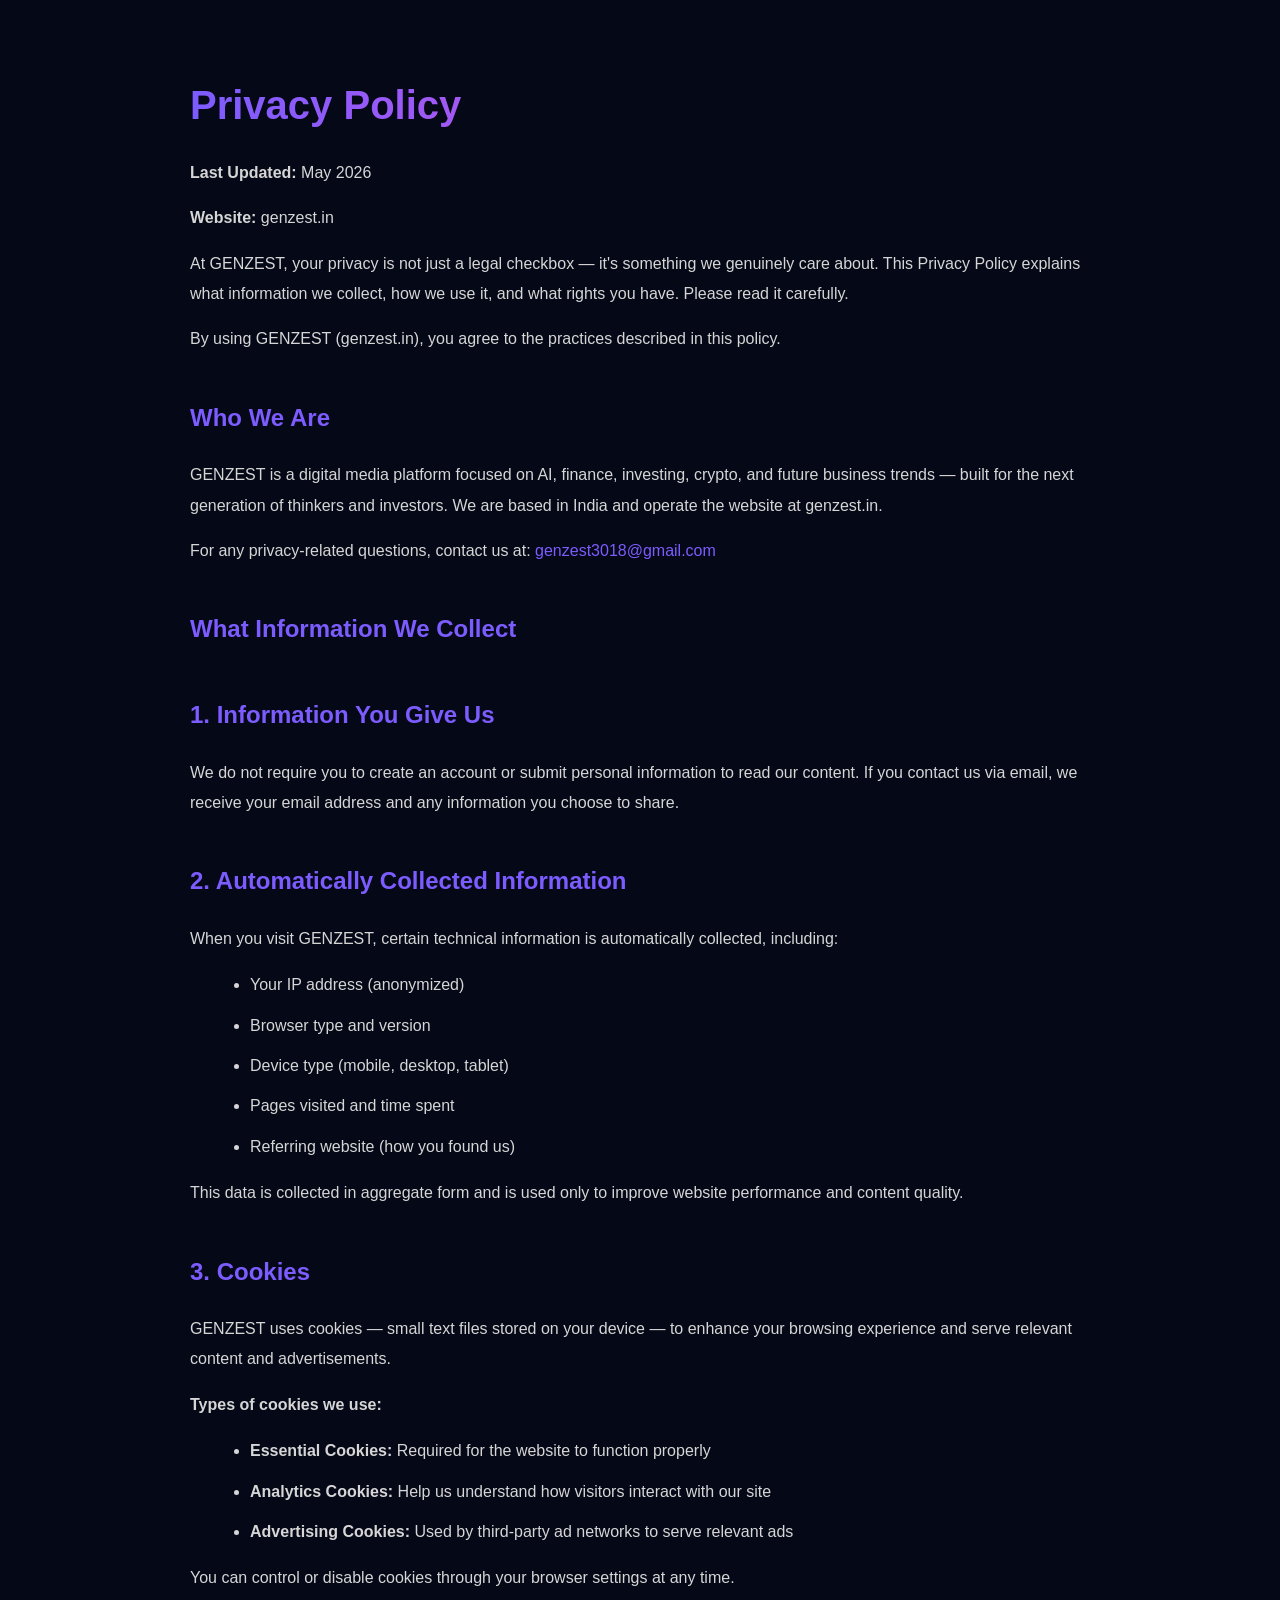
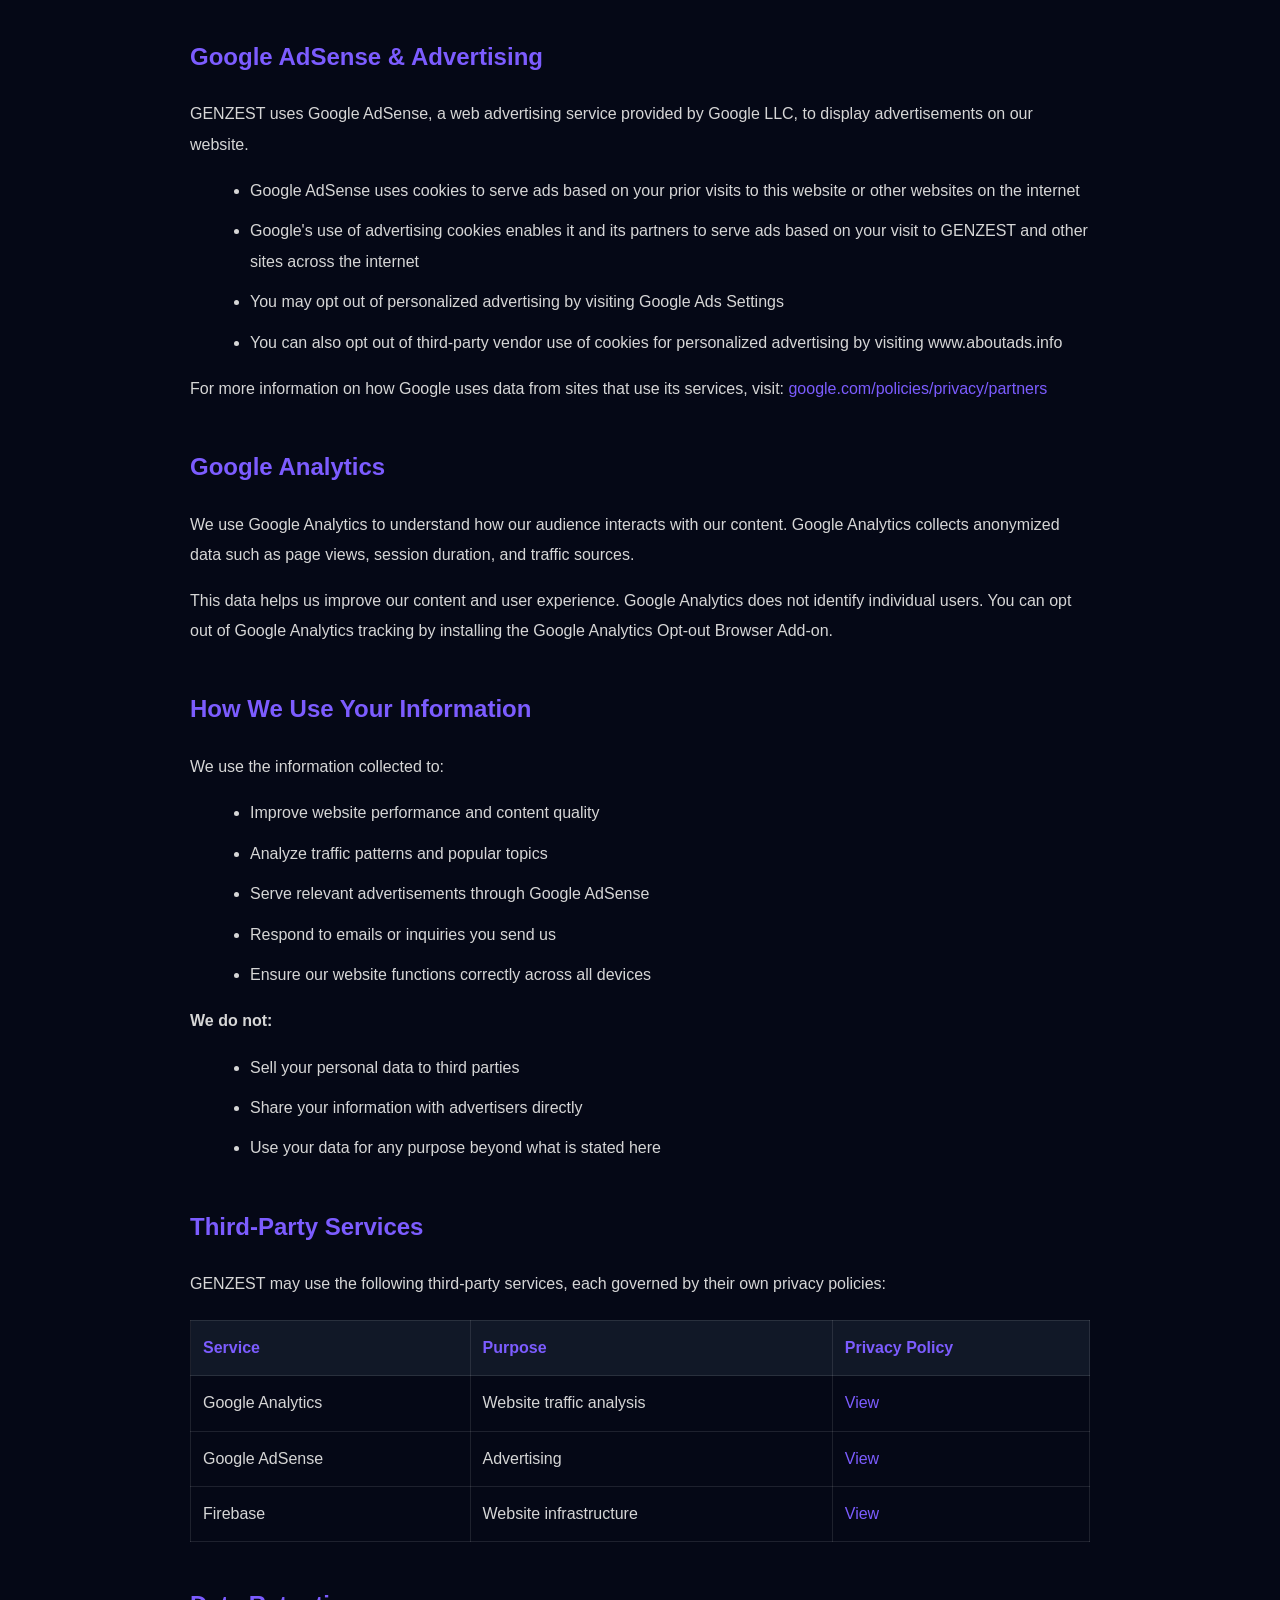
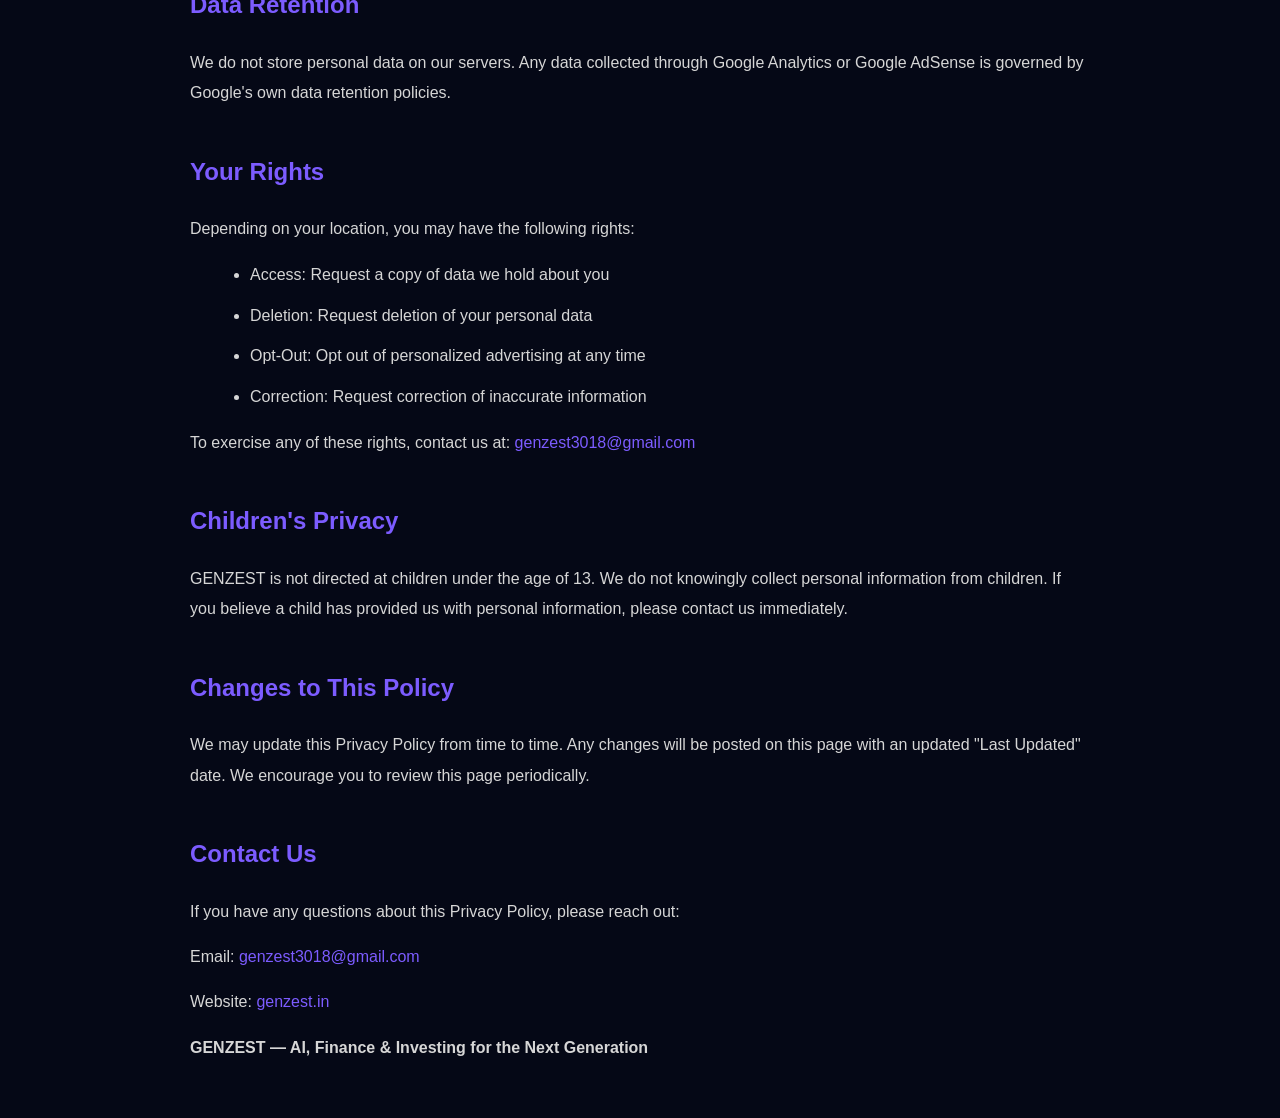
<file: privacy-policy.html>
<!DOCTYPE html>
<html lang="en">
<head>
  <meta charset="UTF-8" />
  <meta name="viewport" content="width=device-width, initial-scale=1.0"/>
  <title>Privacy Policy | GENZEST</title>

  <style>
    body{
      background:#050816;
      color:#ffffff;
      font-family:Arial,sans-serif;
      line-height:1.9;
      padding:40px 20px;
      max-width:900px;
      margin:auto;
    }

    h1{
      font-size:2.5rem;
      margin-bottom:10px;
      background:linear-gradient(90deg,#7c5cff,#ff4fd8);
      -webkit-background-clip:text;
      -webkit-text-fill-color:transparent;
    }

    h2{
      margin-top:40px;
      color:#7c5cff;
      font-size:1.5rem;
    }

    p{
      color:#d6d6d6;
      margin:15px 0;
    }

    ul{
      margin-left:20px;
      color:#d6d6d6;
    }

    li{
      margin-bottom:10px;
    }

    a{
      color:#7c5cff;
      text-decoration:none;
    }

    table{
      width:100%;
      border-collapse:collapse;
      margin-top:20px;
    }

    table, th, td{
      border:1px solid rgba(255,255,255,0.1);
    }

    th, td{
      padding:12px;
      text-align:left;
    }

    th{
      background:#111827;
      color:#7c5cff;
    }

    td{
      color:#d6d6d6;
    }
  </style>
</head>
<body>

<h1>Privacy Policy</h1>

<p><strong>Last Updated:</strong> May 2026</p>
<p><strong>Website:</strong> genzest.in</p>

<p>
At GENZEST, your privacy is not just a legal checkbox — it's something we genuinely care about. This Privacy Policy explains what information we collect, how we use it, and what rights you have. Please read it carefully.
</p>

<p>
By using GENZEST (genzest.in), you agree to the practices described in this policy.
</p>

<h2>Who We Are</h2>

<p>
GENZEST is a digital media platform focused on AI, finance, investing, crypto, and future business trends — built for the next generation of thinkers and investors. We are based in India and operate the website at genzest.in.
</p>

<p>
For any privacy-related questions, contact us at:
<a href="mailto:genzest3018@gmail.com">genzest3018@gmail.com</a>
</p>

<h2>What Information We Collect</h2>

<h2>1. Information You Give Us</h2>

<p>
We do not require you to create an account or submit personal information to read our content. If you contact us via email, we receive your email address and any information you choose to share.
</p>

<h2>2. Automatically Collected Information</h2>

<p>
When you visit GENZEST, certain technical information is automatically collected, including:
</p>

<ul>
  <li>Your IP address (anonymized)</li>
  <li>Browser type and version</li>
  <li>Device type (mobile, desktop, tablet)</li>
  <li>Pages visited and time spent</li>
  <li>Referring website (how you found us)</li>
</ul>

<p>
This data is collected in aggregate form and is used only to improve website performance and content quality.
</p>

<h2>3. Cookies</h2>

<p>
GENZEST uses cookies — small text files stored on your device — to enhance your browsing experience and serve relevant content and advertisements.
</p>

<p><strong>Types of cookies we use:</strong></p>

<ul>
  <li><strong>Essential Cookies:</strong> Required for the website to function properly</li>
  <li><strong>Analytics Cookies:</strong> Help us understand how visitors interact with our site</li>
  <li><strong>Advertising Cookies:</strong> Used by third-party ad networks to serve relevant ads</li>
</ul>

<p>
You can control or disable cookies through your browser settings at any time.
</p>

<h2>Google AdSense & Advertising</h2>

<p>
GENZEST uses Google AdSense, a web advertising service provided by Google LLC, to display advertisements on our website.
</p>

<ul>
  <li>Google AdSense uses cookies to serve ads based on your prior visits to this website or other websites on the internet</li>
  <li>Google's use of advertising cookies enables it and its partners to serve ads based on your visit to GENZEST and other sites across the internet</li>
  <li>You may opt out of personalized advertising by visiting Google Ads Settings</li>
  <li>You can also opt out of third-party vendor use of cookies for personalized advertising by visiting www.aboutads.info</li>
</ul>

<p>
For more information on how Google uses data from sites that use its services, visit:
<a href="https://policies.google.com/privacy/partners">
google.com/policies/privacy/partners
</a>
</p>

<h2>Google Analytics</h2>

<p>
We use Google Analytics to understand how our audience interacts with our content. Google Analytics collects anonymized data such as page views, session duration, and traffic sources.
</p>

<p>
This data helps us improve our content and user experience. Google Analytics does not identify individual users. You can opt out of Google Analytics tracking by installing the Google Analytics Opt-out Browser Add-on.
</p>

<h2>How We Use Your Information</h2>

<p>
We use the information collected to:
</p>

<ul>
  <li>Improve website performance and content quality</li>
  <li>Analyze traffic patterns and popular topics</li>
  <li>Serve relevant advertisements through Google AdSense</li>
  <li>Respond to emails or inquiries you send us</li>
  <li>Ensure our website functions correctly across all devices</li>
</ul>

<p><strong>We do not:</strong></p>

<ul>
  <li>Sell your personal data to third parties</li>
  <li>Share your information with advertisers directly</li>
  <li>Use your data for any purpose beyond what is stated here</li>
</ul>

<h2>Third-Party Services</h2>

<p>
GENZEST may use the following third-party services, each governed by their own privacy policies:
</p>

<table>
  <tr>
    <th>Service</th>
    <th>Purpose</th>
    <th>Privacy Policy</th>
  </tr>

  <tr>
    <td>Google Analytics</td>
    <td>Website traffic analysis</td>
    <td><a href="https://policies.google.com/privacy">View</a></td>
  </tr>

  <tr>
    <td>Google AdSense</td>
    <td>Advertising</td>
    <td><a href="https://policies.google.com/privacy">View</a></td>
  </tr>

  <tr>
    <td>Firebase</td>
    <td>Website infrastructure</td>
    <td><a href="https://firebase.google.com/support/privacy">View</a></td>
  </tr>
</table>

<h2>Data Retention</h2>

<p>
We do not store personal data on our servers. Any data collected through Google Analytics or Google AdSense is governed by Google's own data retention policies.
</p>

<h2>Your Rights</h2>

<p>
Depending on your location, you may have the following rights:
</p>

<ul>
  <li>Access: Request a copy of data we hold about you</li>
  <li>Deletion: Request deletion of your personal data</li>
  <li>Opt-Out: Opt out of personalized advertising at any time</li>
  <li>Correction: Request correction of inaccurate information</li>
</ul>

<p>
To exercise any of these rights, contact us at:
<a href="mailto:genzest3018@gmail.com">genzest3018@gmail.com</a>
</p>

<h2>Children's Privacy</h2>

<p>
GENZEST is not directed at children under the age of 13. We do not knowingly collect personal information from children. If you believe a child has provided us with personal information, please contact us immediately.
</p>

<h2>Changes to This Policy</h2>

<p>
We may update this Privacy Policy from time to time. Any changes will be posted on this page with an updated "Last Updated" date. We encourage you to review this page periodically.
</p>

<h2>Contact Us</h2>

<p>
If you have any questions about this Privacy Policy, please reach out:
</p>

<p>
Email:
<a href="mailto:genzest3018@gmail.com">
genzest3018@gmail.com
</a>
</p>

<p>
Website:
<a href="https://genzest.in">
genzest.in
</a>
</p>

<p>
<strong>GENZEST — AI, Finance & Investing for the Next Generation</strong>
</p>

</body>
</html>
</file>
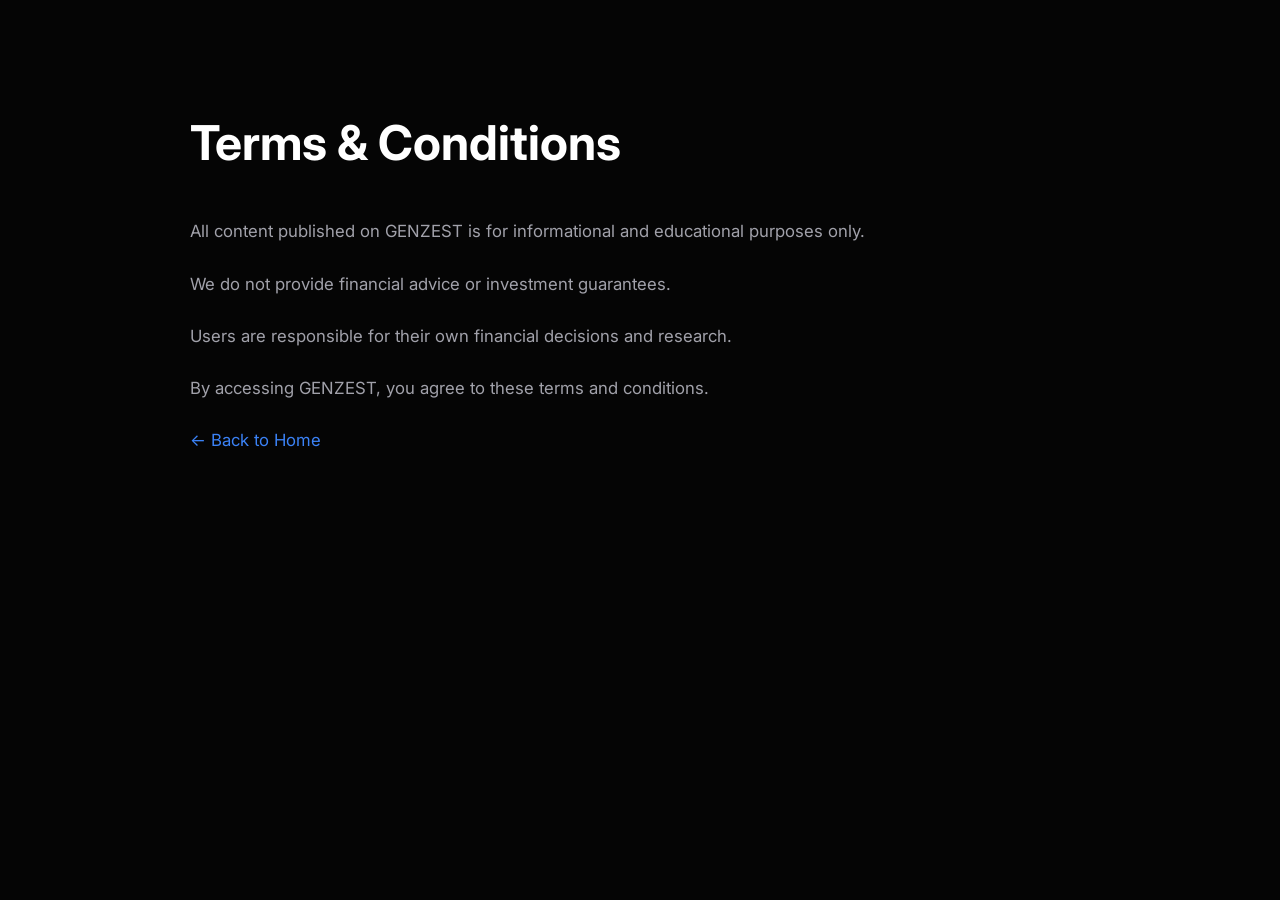
<file: terms.html>
<!DOCTYPE html>
<html lang="en">
<head>

<meta charset="UTF-8">
<meta name="viewport" content="width=device-width, initial-scale=1.0">

<title>Terms & Conditions | GENZEST</title>

<meta name="description" content="Terms and conditions for using GENZEST.">

<link href="https://fonts.googleapis.com/css2?family=Inter:wght@300;400;500;600;700;800&display=swap" rel="stylesheet">

<style>

*{
margin:0;
padding:0;
box-sizing:border-box;
}

body{
background:#050505;
color:white;
font-family:'Inter',sans-serif;
line-height:1.8;
}

.container{
width:90%;
max-width:900px;
margin:auto;
padding:100px 0;
}

h1{
font-size:3rem;
margin-bottom:30px;
}

p{
font-size:1.05rem;
color:#a1a1aa;
margin-bottom:22px;
}

a{
color:#3b82f6;
text-decoration:none;
}

</style>

</head>

<body>

<div class="container">

<h1>Terms & Conditions</h1>

<p>
All content published on GENZEST is for informational and educational purposes only.
</p>

<p>
We do not provide financial advice or investment guarantees.
</p>

<p>
Users are responsible for their own financial decisions and research.
</p>

<p>
By accessing GENZEST, you agree to these terms and conditions.
</p>

<p>
<a href="/">← Back to Home</a>
</p>

</div>

</body>
</html>
</file>
